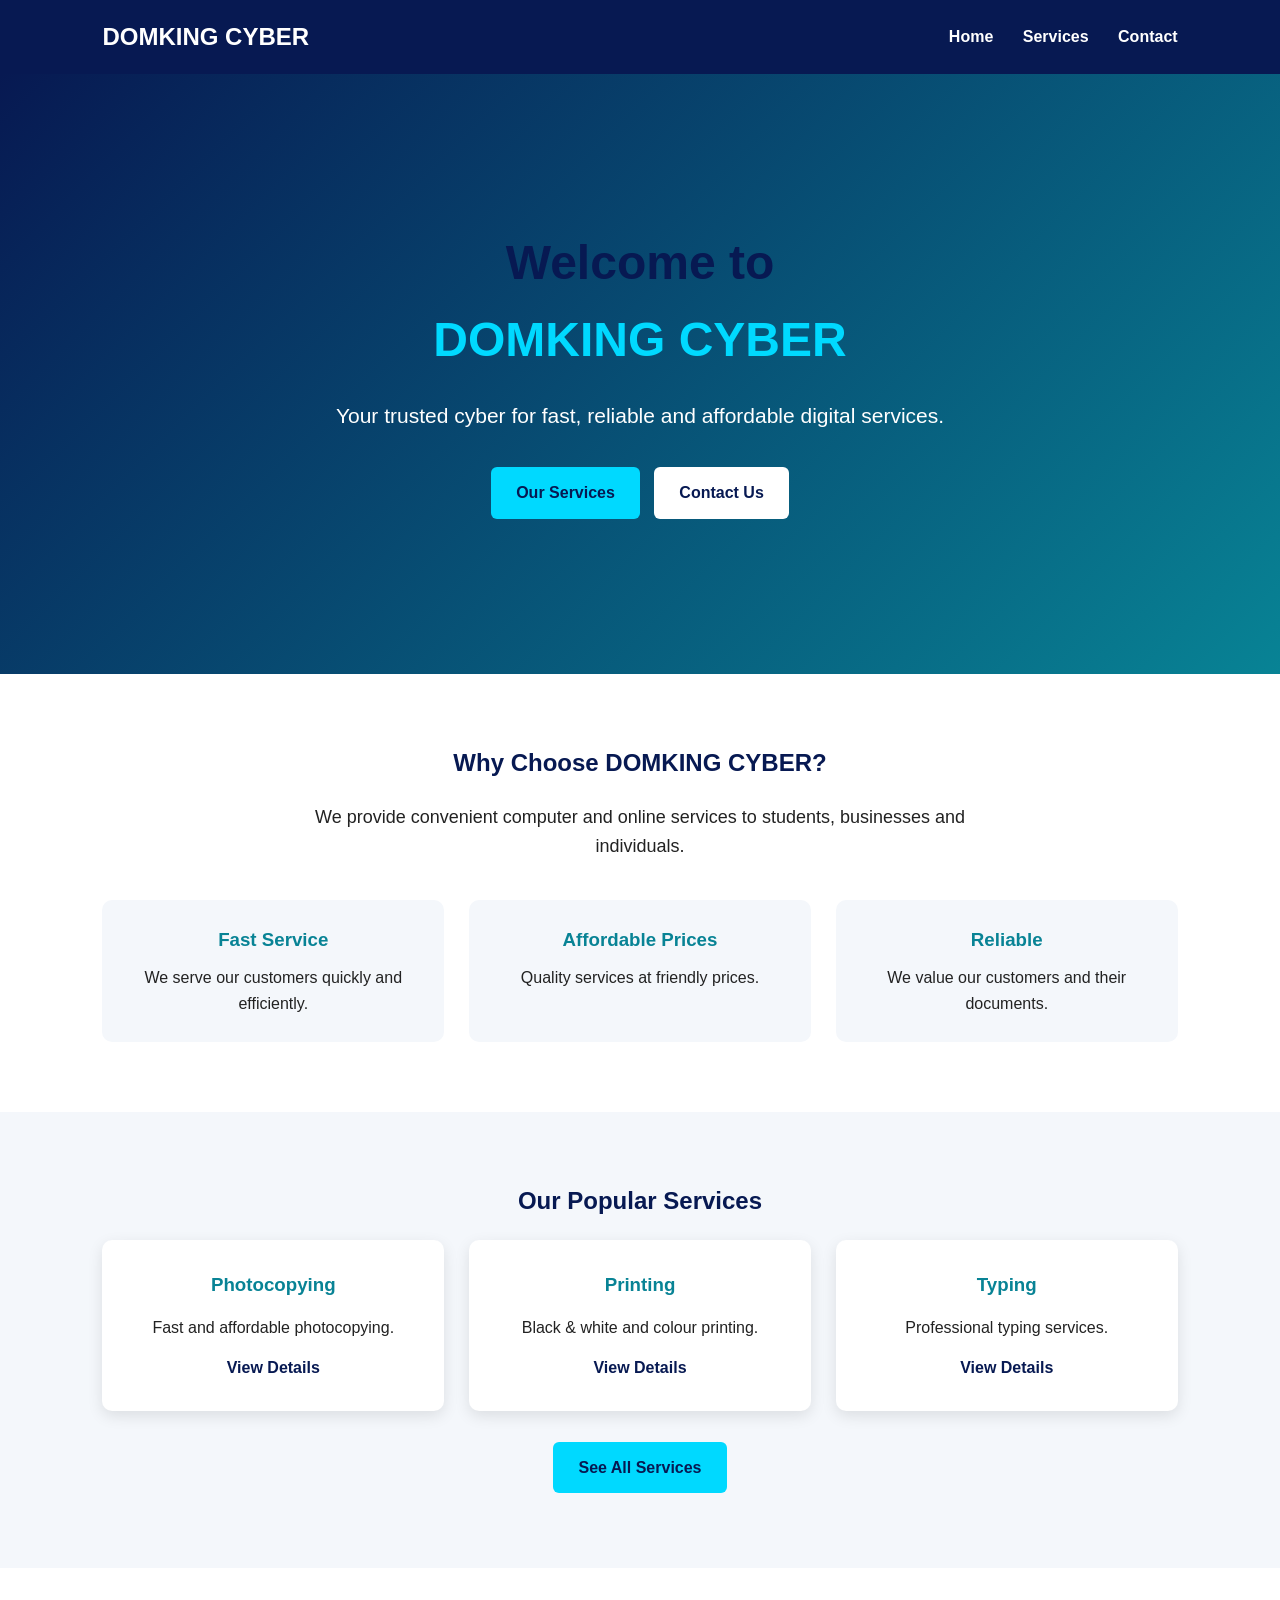
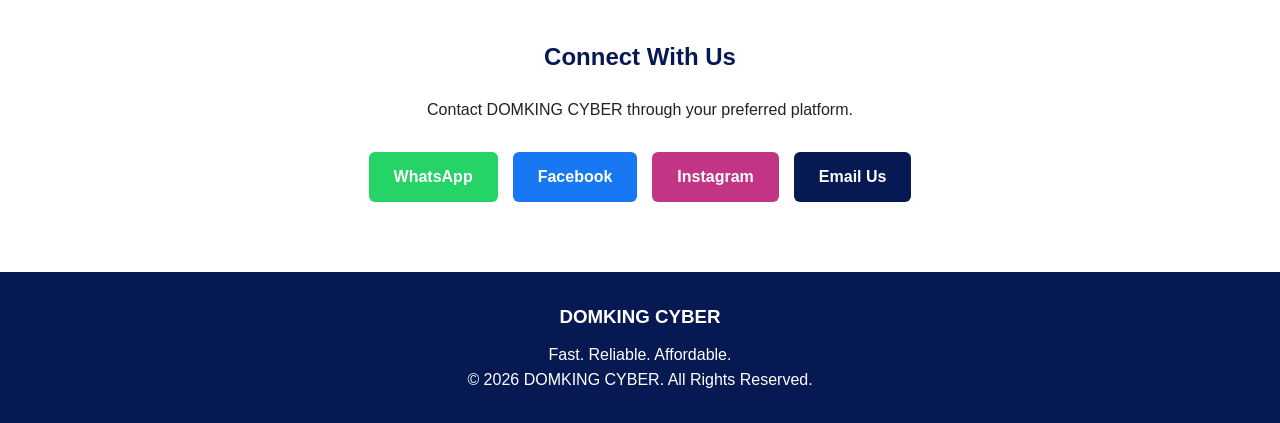
<file: index.html>
<!DOCTYPE html>
<html lang="en">

<head>
    <meta charset="UTF-8">
    <meta name="viewport" content="width=device-width, initial-scale=1.0">

    <title>DOMKING CYBER | Home</title>

    <link rel="stylesheet" href="style.css">
</head>

<body>

    <!-- Navigation -->
    <header>

        <div class="logo">
            DOMKING CYBER
        </div>

        <nav>
            <a href="index.html">Home</a>
            <a href="services.html">Services</a>
            <a href="contact.html">Contact</a>
        </nav>

        <button class="menu-btn" onclick="toggleMenu()">
            ☰
        </button>

    </header>


    <!-- Mobile Navigation -->
    <div id="mobileMenu" class="mobile-menu">

        <a href="index.html">Home</a>
        <a href="services.html">Services</a>
        <a href="contact.html">Contact</a>

    </div>


    <!-- Hero Section -->
    <section class="hero">

        <div class="hero-content">

            <h1>
                Welcome to
                <span>DOMKING CYBER</span>
            </h1>

            <p>
                Your trusted cyber for fast, reliable
                and affordable digital services.
            </p>

            <div class="hero-buttons">

                <a href="services.html" class="btn">
                    Our Services
                </a>

                <a href="contact.html" class="btn secondary-btn">
                    Contact Us
                </a>

            </div>

        </div>

    </section>


    <!-- Introduction -->
    <section class="about-preview">

        <h2>Why Choose DOMKING CYBER?</h2>

        <p>
            We provide convenient computer and online services
            to students, businesses and individuals.
        </p>

        <div class="features">

            <div class="feature">
                <h3>Fast Service</h3>
                <p>
                    We serve our customers quickly and efficiently.
                </p>
            </div>

            <div class="feature">
                <h3>Affordable Prices</h3>
                <p>
                    Quality services at friendly prices.
                </p>
            </div>

            <div class="feature">
                <h3>Reliable</h3>
                <p>
                    We value our customers and their documents.
                </p>
            </div>

        </div>

    </section>


    <!-- Popular Services -->
    <section class="home-services">

        <h2>Our Popular Services</h2>

        <div class="service-grid">

            <div class="card">
                <h3>Photocopying</h3>

                <p>
                    Fast and affordable photocopying.
                </p>

                <a href="services.html#photocopying">
                    View Details
                </a>
            </div>


            <div class="card">
                <h3>Printing</h3>

                <p>
                    Black & white and colour printing.
                </p>

                <a href="services.html#printing">
                    View Details
                </a>
            </div>


            <div class="card">
                <h3>Typing</h3>

                <p>
                    Professional typing services.
                </p>

                <a href="services.html#typing">
                    View Details
                </a>
            </div>

        </div>

        <br>

        <a href="services.html" class="btn">
            See All Services
        </a>

    </section>


    <!-- Social Media -->
    <section class="social-section">

        <h2>Connect With Us</h2>

        <p>
            Contact DOMKING CYBER through your preferred platform.
        </p>

        <div class="social-links">

            <!-- WhatsApp -->
            <a
                href="https://wa.me/2547XXXXXXXX"
                target="_blank"
                class="social whatsapp">
                WhatsApp
            </a>


            <!-- Facebook -->
            <a
                href="https://www.facebook.com/YOURPAGE"
                target="_blank"
                class="social facebook">
                Facebook
            </a>


            <!-- Instagram -->
            <a
                href="https://www.instagram.com/YOURUSERNAME"
                target="_blank"
                class="social instagram">
                Instagram
            </a>


            <!-- Email -->
            <a
                href="mailto:domkingcyber@gmail.com"
                class="social email">
                Email Us
            </a>

        </div>

    </section>


    <!-- Footer -->
    <footer>

        <h3>DOMKING CYBER</h3>

        <p>
            Fast. Reliable. Affordable.
        </p>

        <p>
            &copy; 2026 DOMKING CYBER.
            All Rights Reserved.
        </p>

    </footer>


    <script src="script.js"></script>

</body>

</html>
</file>
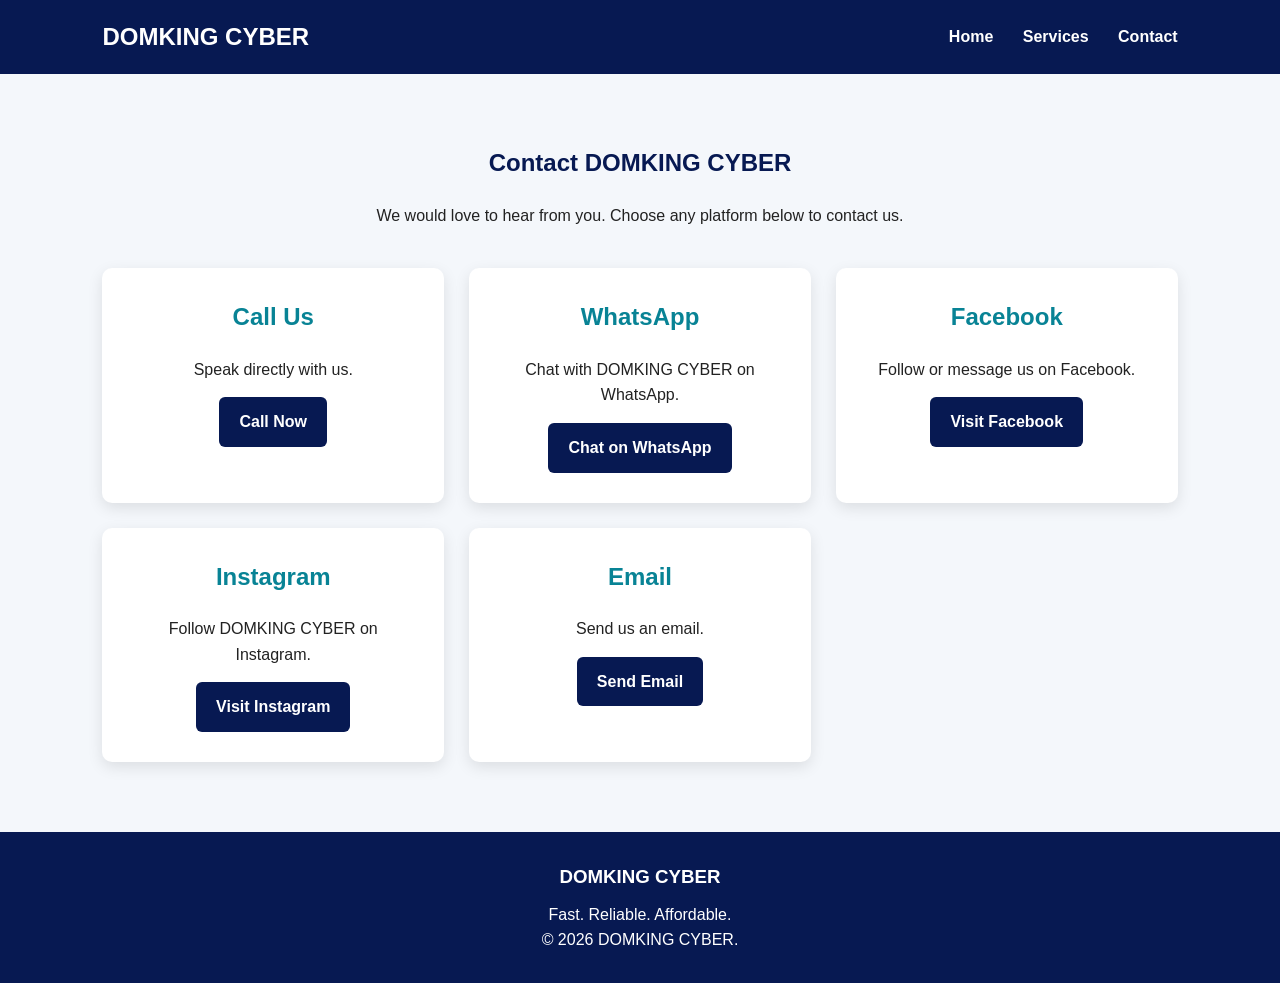
<file: contact.html>
<!DOCTYPE html>
<html>

<head>

    <meta charset="UTF-8">

    <meta name="viewport"
          content="width=device-width, initial-scale=1.0">

    <title>DOMKING CYBER | Contact</title>

    <link rel="stylesheet" href="style.css">

</head>

<body>


<header>

    <div class="logo">
        DOMKING CYBER
    </div>

    <nav>

        <a href="index.html">
            Home
        </a>

        <a href="services.html">
            Services
        </a>

        <a href="contact.html">
            Contact
        </a>

    </nav>

    <button class="menu-btn"
            onclick="toggleMenu()">
        ☰
    </button>

</header>


<div id="mobileMenu"
     class="mobile-menu">

    <a href="index.html">
        Home
    </a>

    <a href="services.html">
        Services
    </a>

    <a href="contact.html">
        Contact
    </a>

</div>


<section class="contact-page">

    <h1>Contact DOMKING CYBER</h1>

    <p>
        We would love to hear from you.
        Choose any platform below to contact us.
    </p>


    <div class="contact-container">


        <!-- Phone -->

        <div class="contact-card">

            <h2>Call Us</h2>

            <p>
                Speak directly with us.
            </p>

            <a href="tel:+254700846761"
               class="contact-btn">

                Call Now

            </a>

        </div>


        <!-- WhatsApp -->

        <div class="contact-card">

            <h2>WhatsApp</h2>

            <p>
                Chat with DOMKING CYBER on WhatsApp.
            </p>

            <a
                href="https://wa.me/+254700846761"
                target="_blank"
                class="contact-btn whatsapp">

                Chat on WhatsApp

            </a>

        </div>


        <!-- Facebook -->

        <div class="contact-card">

            <h2>Facebook</h2>

            <p>
                Follow or message us on Facebook.
            </p>

            <a
                href="https://www.facebook.com/domi davis"
                target="_blank"
                class="contact-btn facebook">

                Visit Facebook

            </a>

        </div>


        <!-- Instagram -->

        <div class="contact-card">

            <h2>Instagram</h2>

            <p>
                Follow DOMKING CYBER on Instagram.
            </p>

            <a
                href="https://www.instagram.com/domi davis"
                target="_blank"
                class="contact-btn instagram">

                Visit Instagram

            </a>

        </div>


        <!-- Email -->

        <div class="contact-card">

            <h2>Email</h2>

            <p>
                Send us an email.
            </p>

            <a
                href="mailto:domkingcyber@gmail.com"
                class="contact-btn">

                Send Email

            </a>

        </div>

    </div>

</section>


<footer>

    <h3>DOMKING CYBER</h3>

    <p>
        Fast. Reliable. Affordable.
    </p>

    <p>
        &copy; 2026 DOMKING CYBER.
    </p>

</footer>


<script src="script.js"></script>

</body>

</html>
</file>
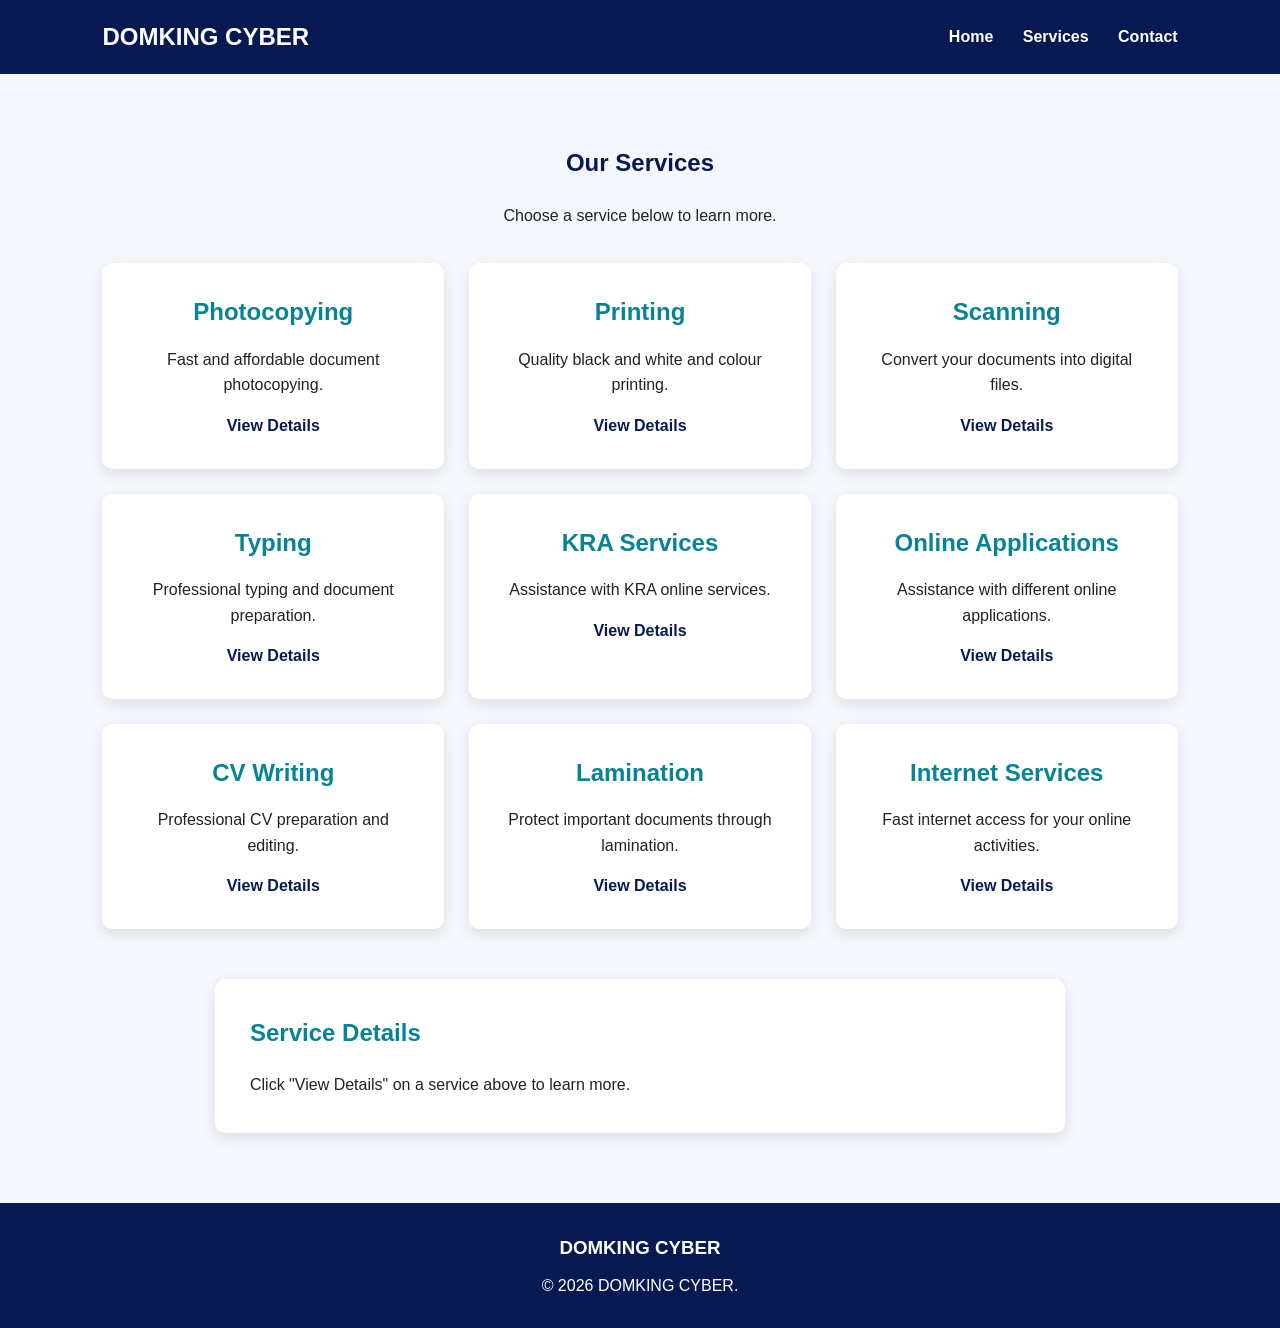
<file: services.html>
<!DOCTYPE html>
<html lang="en">

<head>

    <meta charset="UTF-8">

    <meta name="viewport"
          content="width=device-width, initial-scale=1.0">

    <title>DOMKING CYBER | Services</title>

    <link rel="stylesheet" href="style.css">

</head>

<body>


<!-- Header -->

<header>

    <div class="logo">
        DOMKING CYBER
    </div>

    <nav>

        <a href="index.html">
            Home
        </a>

        <a href="services.html">
            Services
        </a>

        <a href="contact.html">
            Contact
        </a>

    </nav>

    <button class="menu-btn"
            onclick="toggleMenu()">
        ☰
    </button>

</header>


<!-- Mobile menu -->

<div id="mobileMenu"
     class="mobile-menu">

    <a href="index.html">
        Home
    </a>

    <a href="services.html">
        Services
    </a>

    <a href="contact.html">
        Contact
    </a>

</div>


<!-- Services -->

<section class="services-page">

    <h1>Our Services</h1>

    <p class="intro">
        Choose a service below to learn more.
    </p>


    <div class="service-grid">


        <!-- Photocopying -->

        <div class="card"
             id="photocopying">

            <h2>Photocopying</h2>

            <p>
                Fast and affordable document photocopying.
            </p>

            <a href="#photocopying-details"
               class="service-link"
               onclick="showService('photocopying')">

                View Details

            </a>

        </div>


        <!-- Printing -->

        <div class="card"
             id="printing">

            <h2>Printing</h2>

            <p>
                Quality black and white and colour printing.
            </p>

            <a href="#printing-details"
               class="service-link"
               onclick="showService('printing')">

                View Details

            </a>

        </div>


        <!-- Scanning -->

        <div class="card"
             id="scanning">

            <h2>Scanning</h2>

            <p>
                Convert your documents into digital files.
            </p>

            <a href="#scanning-details"
               class="service-link"
               onclick="showService('scanning')">

                View Details

            </a>

        </div>


        <!-- Typing -->

        <div class="card"
             id="typing">

            <h2>Typing</h2>

            <p>
                Professional typing and document preparation.
            </p>

            <a href="#typing-details"
               class="service-link"
               onclick="showService('typing')">

                View Details

            </a>

        </div>


        <!-- KRA -->

        <div class="card"
             id="kra">

            <h2>KRA Services</h2>

            <p>
                Assistance with KRA online services.
            </p>

            <a href="#kra-details"
               class="service-link"
               onclick="showService('kra')">

                View Details

            </a>

        </div>


        <!-- Online Applications -->

        <div class="card"
             id="online">

            <h2>Online Applications</h2>

            <p>
                Assistance with different online applications.
            </p>

            <a href="#online-details"
               class="service-link"
               onclick="showService('online')">

                View Details

            </a>

        </div>


        <!-- CV -->

        <div class="card"
             id="cv">

            <h2>CV Writing</h2>

            <p>
                Professional CV preparation and editing.
            </p>

            <a href="#cv-details"
               class="service-link"
               onclick="showService('cv')">

                View Details

            </a>

        </div>


        <!-- Lamination -->

        <div class="card"
             id="lamination">

            <h2>Lamination</h2>

            <p>
                Protect important documents through lamination.
            </p>

            <a href="#lamination-details"
               class="service-link"
               onclick="showService('lamination')">

                View Details

            </a>

        </div>


        <!-- Internet -->

        <div class="card"
             id="internet">

            <h2>Internet Services</h2>

            <p>
                Fast internet access for your online activities.
            </p>

            <a href="#internet-details"
               class="service-link"
               onclick="showService('internet')">

                View Details

            </a>

        </div>

    </div>


    <!-- Details Area -->

    <div id="service-details"
         class="service-details">

        <h2>Service Details</h2>

        <p>
            Click "View Details" on a service above
            to learn more.
        </p>

    </div>


</section>


<!-- Footer -->

<footer>

    <h3>DOMKING CYBER</h3>

    <p>
        &copy; 2026 DOMKING CYBER.
    </p>

</footer>


<script src="script.js"></script>

</body>

</html>
</file>
<file: style.css>
* {
    margin: 0;
    padding: 0;
    box-sizing: border-box;
}

html {
    scroll-behavior: smooth;
}

body {
    font-family: Arial, sans-serif;
    line-height: 1.6;
    background: #f4f7fb;
    color: #222;
}


/* HEADER */

header {
    background: #071952;
    color: white;

    display: flex;
    justify-content: space-between;
    align-items: center;

    padding: 18px 8%;

    position: sticky;
    top: 0;

    z-index: 1000;
}

.logo {
    font-size: 24px;
    font-weight: bold;
}

nav a {
    color: white;
    text-decoration: none;

    margin-left: 25px;

    font-weight: bold;
}

nav a:hover {
    color: #00d9ff;
}


/* MOBILE MENU */

.menu-btn {
    display: none;

    background: none;

    border: none;

    color: white;

    font-size: 25px;

    cursor: pointer;
}

.mobile-menu {
    display: none;

    background: #071952;

    text-align: center;

    padding: 15px;
}

.mobile-menu a {
    display: block;

    color: white;

    text-decoration: none;

    padding: 10px;
}


/* HERO */

.hero {
    min-height: 600px;

    display: flex;

    justify-content: center;

    align-items: center;

    text-align: center;

    background: linear-gradient(
        135deg,
        #071952,
        #088395
    );

    color: white;
}

.hero-content {
    max-width: 800px;

    padding: 30px;
}

.hero h1 {
    font-size: 48px;

    margin-bottom: 20px;
}

.hero h1 span {
    display: block;

    color: #00d9ff;
}

.hero p {
    font-size: 21px;

    margin-bottom: 30px;
}


/* BUTTONS */

.btn {
    display: inline-block;

    background: #00d9ff;

    color: #071952;

    padding: 13px 25px;

    text-decoration: none;

    border-radius: 6px;

    font-weight: bold;

    margin: 5px;
}

.btn:hover {
    background: white;
}

.secondary-btn {
    background: white;
}


/* SECTIONS */

section {
    padding: 70px 8%;
}

section h1,
section h2 {
    text-align: center;

    color: #071952;

    margin-bottom: 20px;
}


/* ABOUT */

.about-preview {
    text-align: center;

    background: white;
}

.about-preview > p {
    max-width: 700px;

    margin: auto;

    font-size: 18px;
}

.features {
    display: grid;

    grid-template-columns:
        repeat(3, 1fr);

    gap: 25px;

    margin-top: 40px;
}

.feature {
    padding: 25px;

    background: #f4f7fb;

    border-radius: 10px;
}

.feature h3 {
    color: #088395;

    margin-bottom: 10px;
}


/* SERVICES */

.home-services,
.services-page {
    text-align: center;
}

.intro {
    text-align: center;

    margin-bottom: 35px;
}

.service-grid {
    display: grid;

    grid-template-columns:
        repeat(3, 1fr);

    gap: 25px;
}

.card {
    background: white;

    padding: 30px;

    border-radius: 10px;

    box-shadow:
        0 5px 15px rgba(0,0,0,0.1);

    transition: 0.3s;
}

.card:hover {
    transform: translateY(-7px);
}

.card h2,
.card h3 {
    color: #088395;

    margin-bottom: 15px;
}

.card p {
    margin-bottom: 15px;
}

.card a,
.service-link {
    display: inline-block;

    color: #071952;

    font-weight: bold;

    text-decoration: none;
}

.card a:hover {
    color: #088395;
}


/* SERVICE DETAILS */

.service-details {
    max-width: 850px;

    margin: 50px auto 0;

    background: white;

    padding: 35px;

    border-radius: 10px;

    box-shadow:
        0 5px 15px rgba(0,0,0,0.1);

    text-align: left;
}

.service-details h2 {
    text-align: left;

    color: #088395;
}

.service-details h3 {
    margin-top: 20px;

    margin-bottom: 10px;
}

.service-details ul {
    margin-left: 25px;
}

.service-details li {
    margin-bottom: 8px;
}


/* SOCIAL MEDIA */

.social-section {
    background: white;

    text-align: center;
}

.social-links {
    display: flex;

    justify-content: center;

    flex-wrap: wrap;

    gap: 15px;

    margin-top: 30px;
}

.social {
    padding: 12px 25px;

    color: white;

    text-decoration: none;

    border-radius: 6px;

    font-weight: bold;
}

.whatsapp {
    background: #25D366;
}

.facebook {
    background: #1877F2;
}

.instagram {
    background: #C13584;
}

.email {
    background: #071952;
}


/* CONTACT */

.contact-page {
    text-align: center;

    min-height: 650px;
}

.contact-container {
    display: grid;

    grid-template-columns:
        repeat(3, 1fr);

    gap: 25px;

    margin-top: 40px;
}

.contact-card {
    background: white;

    padding: 30px;

    border-radius: 10px;

    box-shadow:
        0 5px 15px rgba(0,0,0,0.1);
}

.contact-card h2 {
    color: #088395;
}

.contact-btn {
    display: inline-block;

    margin-top: 15px;

    padding: 12px 20px;

    background: #071952;

    color: white;

    text-decoration: none;

    border-radius: 6px;

    font-weight: bold;
}


/* FOOTER */

footer {
    background: #071952;

    color: white;

    text-align: center;

    padding: 30px;
}

footer h3 {
    margin-bottom: 10px;
}


/* MOBILE */

@media (max-width: 768px) {

    header {
        padding: 15px 5%;
    }

    nav {
        display: none;
    }

    .menu-btn {
        display: block;
    }

    .mobile-menu.active {
        display: block;
    }

    .hero {
        min-height: 500px;
    }

    .hero h1 {
        font-size: 35px;
    }

    .hero p {
        font-size: 18px;
    }

    .features,
    .service-grid,
    .contact-container {
        grid-template-columns: 1fr;
    }

    section {
        padding: 50px 5%;
    }

}
</file>
